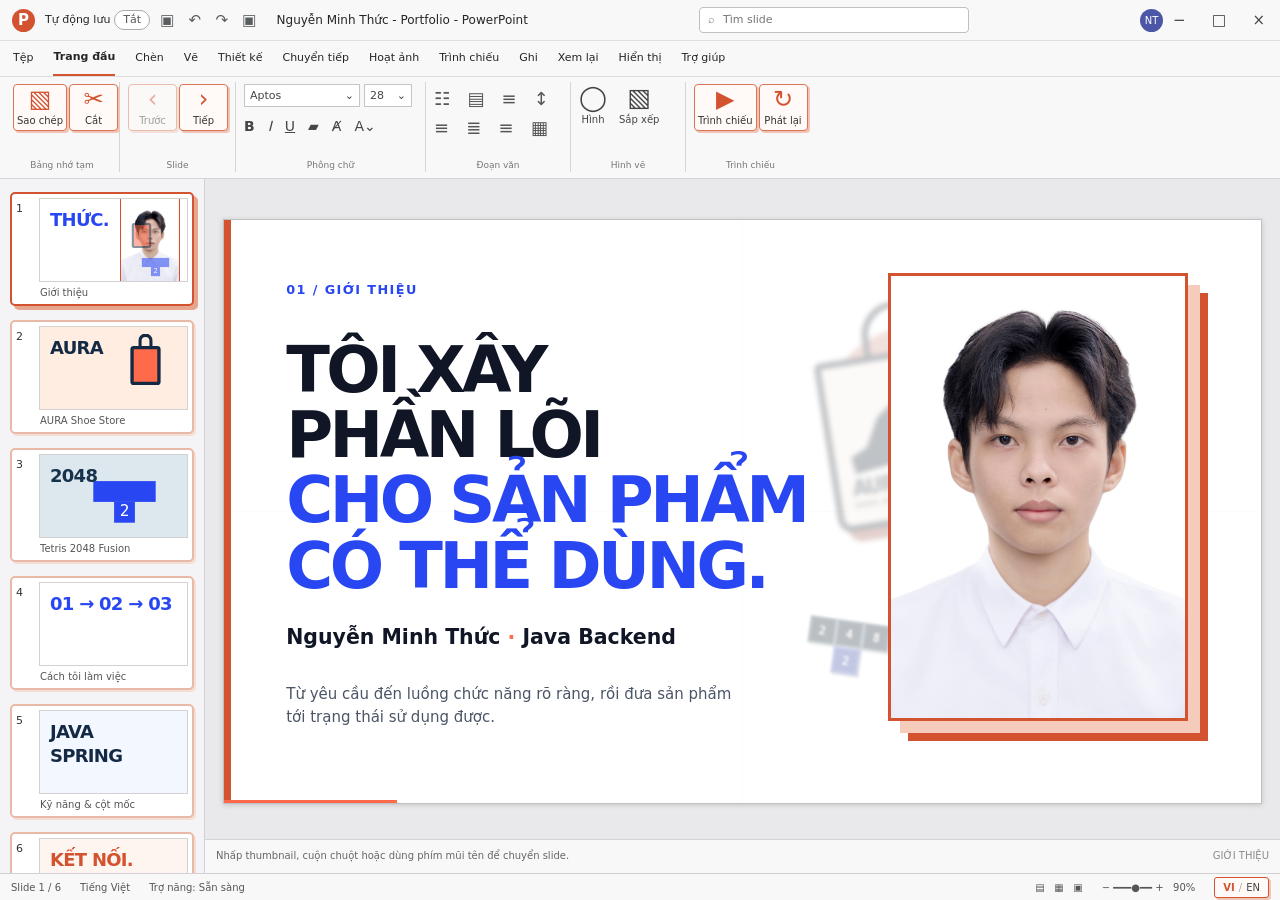
<file: index.html>
<!doctype html>
<html lang="vi">
<head>
  <meta charset="utf-8">
  <meta name="viewport" content="width=device-width, initial-scale=1">
  <meta name="theme-color" content="#f8f8f9">
  <meta name="description" content="Portfolio Nguyễn Minh Thức — Java Backend, AURA Shoe Store và Tetris 2048 Fusion.">
  <meta property="og:type" content="website">
  <meta property="og:title" content="Nguyễn Minh Thức | Java Backend Portfolio">
  <meta property="og:description" content="Dự án, kỹ năng và hành trình phát triển phần mềm của Nguyễn Minh Thức.">
  <meta property="og:url" content="https://nonamevi.github.io/">
  <meta property="og:image" content="https://nonamevi.github.io/assets/images/portrait.jpg">
  <link rel="canonical" href="https://nonamevi.github.io/">
  <link rel="icon" href="assets/favicon.svg" type="image/svg+xml">
  <link rel="stylesheet" href="https://cdn.jsdelivr.net/npm/bootstrap@5.3.8/dist/css/bootstrap.min.css">
  <link rel="stylesheet" href="assets/presentation.css">
  <script src="assets/presentation.js" defer></script>
  <title>Nguyễn Minh Thức | Java Backend Portfolio</title>
  <script type="application/ld+json">{"@context":"https://schema.org","@type":"Person","name":"Nguyễn Minh Thức","url":"https://nonamevi.github.io/","email":"mailto:thucnmce200458@gmail.com","sameAs":["https://github.com/NoNameVI"],"alumniOf":{"@type":"CollegeOrUniversity","name":"FPT University, Can Tho Campus"},"knowsAbout":["Java","Spring Boot","JavaFX","MySQL","Software Engineering"]}</script>
</head>
<body>
  <a class="skip-link" href="#slide-stage" data-i18n="skip">Chuyển đến nội dung</a>
  <div class="powerpoint-app container-fluid p-0" id="portfolio-app">
    <header class="title-bar d-flex align-items-center" aria-label="Portfolio toolbar">
      <span class="powerpoint-logo" aria-hidden="true">P</span>
      <span class="autosave" aria-hidden="true">AutoSave <i>Off</i></span>
      <span class="quick-access" aria-hidden="true">▣ &nbsp; ↶ &nbsp; ↷ &nbsp; ▣</span>
      <strong class="document-title">Nguyen Minh Thuc - Portfolio - PowerPoint</strong>
      <form class="slide-search" role="search" id="slide-search-form"><label class="visually-hidden" for="slide-search-input" data-i18n="searchLabel">Tìm slide</label><span aria-hidden="true">⌕</span><input id="slide-search-input" type="search" data-i18n-placeholder="searchPlaceholder" placeholder="Tìm slide"></form>
      <span class="profile-avatar" aria-hidden="true">NT</span>
      <span class="window-glyphs" aria-hidden="true">− &nbsp; □ &nbsp; ×</span>
    </header>

    <nav class="menu-bar" aria-label="PowerPoint ribbon tabs"><span>File</span><span class="menu-active">Home</span><span>Insert</span><span>Draw</span><span>Design</span><span>Transitions</span><span>Animations</span><span>Slide Show</span><span>Record</span><span>Review</span><span>View</span><span>Help</span></nav>

    <div class="ribbon" aria-label="Presentation controls">
      <div class="ribbon-group clipboard-group"><div class="ribbon-action"><button type="button" id="copy-link" class="ribbon-button" data-i18n-aria="copyAria" aria-label="Sao chép liên kết phù hợp với slide"><span class="ribbon-icon" aria-hidden="true">▧</span><span>Copy</span></button><button type="button" id="cut-link" class="ribbon-button" data-i18n-aria="cutAria" aria-label="Sao chép liên kết phù hợp với slide"><span class="ribbon-icon" aria-hidden="true">✂</span><span>Cut</span></button></div><small>Clipboard</small></div>
      <div class="ribbon-group slides-group"><div class="ribbon-action"><button type="button" id="previous-slide" class="ribbon-button" data-i18n-aria="previous" aria-label="Slide trước"><span class="ribbon-icon" aria-hidden="true">‹</span><span data-i18n="previous">Trước</span></button><button type="button" id="next-slide" class="ribbon-button" data-i18n-aria="next" aria-label="Slide tiếp"><span class="ribbon-icon" aria-hidden="true">›</span><span data-i18n="next">Tiếp</span></button></div><small>Slides</small></div>
      <div class="ribbon-group font-group" aria-hidden="true"><div class="font-line"><span>Aptos <b>⌄</b></span><span>28 <b>⌄</b></span></div><div class="format-line"><b>B</b><i>I</i><u>U</u><span>▰</span><span>Ⱥ</span><span>A⌄</span></div><small>Font</small></div>
      <div class="ribbon-group paragraph-group" aria-hidden="true"><div class="paragraph-line">☷ &nbsp; ▤ &nbsp; ≡ &nbsp; ↕</div><div class="paragraph-line">≡ &nbsp; ≣ &nbsp; ≡ &nbsp; ▦</div><small>Paragraph</small></div>
      <div class="ribbon-group drawing-group" aria-hidden="true"><div class="drawing-icons"><span>◯<em data-i18n="shapes">Shapes</em></span><span>▧<em data-i18n="arrange">Arrange</em></span></div><small>Drawing</small></div>
      <div class="ribbon-group show-group"><div class="ribbon-action"><button type="button" id="start-show" class="ribbon-button featured-tool" data-i18n-aria="show" aria-label="Bắt đầu trình chiếu"><span class="ribbon-icon" aria-hidden="true">▶</span><span data-i18n="show">Trình chiếu</span></button><button type="button" id="replay-morph" class="ribbon-button" data-i18n-aria="replay" aria-label="Phát lại hiệu ứng"><span class="ribbon-icon" aria-hidden="true">↻</span><span data-i18n="replay">Phát lại</span></button></div><small>Slide Show</small></div>
    </div>

    <div class="work-area">
      <aside class="slide-pane" aria-label="Slides" id="slide-pane">
        <button type="button" class="slide-thumbnail is-active" data-slide-to="0" aria-current="true"><span class="thumb-number">1</span><span class="thumb-art thumb-intro"><strong>THỨC.</strong><img src="assets/images/portrait.jpg" alt="" loading="lazy"><i class="mini-bag"></i><i class="mini-t"></i></span><span class="thumb-title" data-i18n="thumbIntro">Giới thiệu</span></button>
        <button type="button" class="slide-thumbnail" data-slide-to="1"><span class="thumb-number">2</span><span class="thumb-art thumb-aura"><strong>AURA</strong><i class="mini-bag"></i></span><span class="thumb-title">AURA Shoe Store</span></button>
        <button type="button" class="slide-thumbnail" data-slide-to="2"><span class="thumb-number">3</span><span class="thumb-art thumb-tetris"><strong>2048</strong><i class="mini-t"></i></span><span class="thumb-title">Tetris 2048 Fusion</span></button>
        <button type="button" class="slide-thumbnail" data-slide-to="3"><span class="thumb-number">4</span><span class="thumb-art thumb-method"><strong>01 → 02 → 03</strong></span><span class="thumb-title" data-i18n="thumbMethod">Cách tôi làm việc</span></button>
        <button type="button" class="slide-thumbnail" data-slide-to="4"><span class="thumb-number">5</span><span class="thumb-art thumb-skills"><strong>JAVA<br>SPRING</strong></span><span class="thumb-title" data-i18n="thumbSkills">Kỹ năng & cột mốc</span></button>
        <button type="button" class="slide-thumbnail" data-slide-to="5"><span class="thumb-number">6</span><span class="thumb-art thumb-contact"><strong data-i18n="thumbContactPreview">KẾT NỐI.</strong></span><span class="thumb-title" data-i18n="thumbContact">Liên hệ</span></button>
      </aside>

      <main class="editor-area" id="main">
        <div class="stage-wrap"><div class="slide-stage" id="slide-stage" data-slide="0" aria-label="Portfolio slide">
          <div class="stage-grid" aria-hidden="true"></div>
          <section class="slide-content intro-slide" data-slide-panel="0" aria-labelledby="intro-heading">
            <span class="slide-kicker" data-i18n="introKicker">01 / GIỚI THIỆU</span>
            <h1 id="intro-heading"><span data-i18n="introLine1">TÔI XÂY</span><br><span data-i18n="introLine2">PHẦN LÕI</span><br><em data-i18n="introLine3">CHO SẢN PHẨM CÓ THỂ DÙNG.</em></h1>
            <p class="intro-name">Nguyễn Minh Thức <span>·</span> Java Backend</p>
            <p class="intro-description" data-i18n="introDescription">Từ yêu cầu đến luồng chức năng rõ ràng, rồi đưa sản phẩm tới trạng thái sử dụng được.</p>
          </section>

          <section class="slide-content project-slide aura-slide" data-slide-panel="1" aria-labelledby="aura-heading" aria-hidden="true" inert>
            <span class="slide-kicker" data-i18n="auraKicker">02 / DỰ ÁN WEB</span>
            <h2 id="aura-heading">AURA<br><em>SHOE STORE.</em></h2>
            <p class="project-lead" data-i18n="auraLead">Hệ thống bán giày cho khách hàng và quản trị viên.</p>
            <div class="project-facts"><div><b data-i18n="roleLabel">VAI TRÒ</b><span data-i18n="auraRole">Trưởng nhóm · Java Backend</span></div><div><b data-i18n="coreLabel">PHẦN LÕI</b><span data-i18n="auraCore">Sản phẩm, danh mục, thương hiệu</span></div><div><b data-i18n="highlightLabel">ĐIỂM NHẤN</b><span data-i18n="auraHighlight">Tách tìm kiếm danh mục theo khách hàng và quản trị viên</span></div></div>
            <p class="tech-line">JAVA &nbsp; / &nbsp; SPRING BOOT &nbsp; / &nbsp; MYSQL</p>
            <a class="repo-button" href="https://gitlab.com/auraproject/aura-shore-store" target="_blank" rel="noopener noreferrer"><span data-i18n="openGitLab">MỞ DỰ ÁN TRÊN GITLAB</span><b aria-hidden="true">↗</b></a>
          </section>

          <section class="slide-content project-slide tetris-slide" data-slide-panel="2" aria-labelledby="tetris-heading" aria-hidden="true" inert>
            <span class="slide-kicker" data-i18n="tetrisKicker">03 / GAME JAVA DESKTOP</span>
            <h2 id="tetris-heading">TETRIS<br><em>2048 FUSION.</em></h2>
            <p class="project-lead" data-i18n="tetrisLead">Trò chơi JavaFX kết hợp xếp khối và hợp nhất số trên bàn cờ 10 × 20.</p>
            <div class="project-facts"><div><b data-i18n="roleLabel2">VAI TRÒ</b><span data-i18n="tetrisRole">Trưởng nhóm · cơ chế trò chơi cốt lõi</span></div><div><b data-i18n="mechanicLabel">CƠ CHẾ</b><span data-i18n="tetrisMechanic">Khối rơi, xoay, di chuyển và hợp nhất dọc</span></div><div><b data-i18n="integrationLabel">TÍCH HỢP</b><span data-i18n="tetrisIntegration">Phối hợp hoàn thiện năm chế độ chơi</span></div></div>
            <p class="tech-line">JAVA &nbsp; / &nbsp; JAVAFX &nbsp; / &nbsp; MAVEN</p>
            <a class="repo-button" href="https://github.com/NoNameVI/Tetris2048Fushion" target="_blank" rel="noopener noreferrer"><span data-i18n="openGitHub">MỞ DỰ ÁN TRÊN GITHUB</span><b aria-hidden="true">↗</b></a>
          </section>

          <section class="slide-content method-slide" data-slide-panel="3" aria-labelledby="method-heading" aria-hidden="true" inert>
            <span class="slide-kicker" data-i18n="methodKicker">04 / CÁCH TÔI LÀM VIỆC</span>
            <h2 id="method-heading" data-i18n="methodHeading">TỪ BÀI TOÁN<br>ĐẾN BẢN CHẠY ĐƯỢC.</h2>
            <p class="section-lead" data-i18n="methodLead">Tôi bắt đầu từ mục tiêu, dữ liệu và quy tắc nghiệp vụ; sau đó chia công việc rõ ràng để cả nhóm tích hợp thuận lợi.</p>
            <div class="method-steps"><article><span>01</span><h3 data-i18n="method1Title">Làm rõ bài toán</h3><p data-i18n="method1Body">Chia chức năng thành luồng dữ liệu và quy tắc có thể kiểm tra.</p></article><article><span>02</span><h3 data-i18n="method2Title">Xây phần lõi</h3><p data-i18n="method2Body">Ưu tiên logic có cấu trúc và giao diện rõ giữa các thành phần.</p></article><article><span>03</span><h3 data-i18n="method3Title">Tích hợp cùng nhóm</h3><p data-i18n="method3Body">Phân công, theo dõi và rà soát thay đổi trước khi ghép nhánh.</p></article></div>
          </section>

          <section class="slide-content skills-slide" data-slide-panel="4" aria-labelledby="skills-heading" aria-hidden="true" inert>
            <span class="slide-kicker" data-i18n="skillsKicker">05 / KỸ NĂNG & CỘT MỐC</span>
            <h2 id="skills-heading" data-i18n="skillsHeading">NỀN TẢNG<br>ĐỂ TIẾP TỤC XÂY DỰNG.</h2>
            <div class="skills-layout"><div class="skill-list"><div><b data-i18n="langLabel">NGÔN NGỮ</b><span>Java · C</span></div><div><b>FRAMEWORK & UI</b><span>Spring Boot · JavaFX</span></div><div><b data-i18n="dataLabel">DỮ LIỆU</b><span>MySQL · MS SQL Server</span></div><div><b data-i18n="toolsLabel">CÔNG CỤ</b><span>Git · GitHub · GitLab</span></div><div><b data-i18n="englishLabel">TIẾNG ANH</b><span data-i18n="englishSkill">Đọc hiểu phần lớn tài liệu kỹ thuật</span></div></div><div class="milestones"><h3 data-i18n="milestones">Cột mốc</h3><p><strong>2023</strong> <span data-i18n="award1">Giải Nhất Tin học trẻ cấp tỉnh Kiên Giang</span></p><p><strong>2025</strong> <span data-i18n="award2">Tham gia ICPC khu vực miền Nam</span></p><p><strong>2026</strong> <span data-i18n="award3">Sinh viên giỏi học kỳ Spring tại Đại học FPT</span></p></div></div>
            <p class="education" data-i18n="education">Kỹ thuật phần mềm · Đại học FPT Cần Thơ · GPA 3.28/4 · 2024 – hiện tại</p>
          </section>

          <section class="slide-content contact-slide" data-slide-panel="5" aria-labelledby="contact-heading" aria-hidden="true" inert>
            <span class="slide-kicker" data-i18n="contactKicker">06 / LIÊN HỆ</span>
            <h2 id="contact-heading" data-i18n="contactHeading">CÙNG GIẢI QUYẾT<br>MỘT BÀI TOÁN THỰC TẾ.</h2>
            <p class="section-lead" data-i18n="contactLead">Tôi đang tìm cơ hội Java Backend để tiếp tục rèn kỹ năng xây dựng sản phẩm và làm việc cùng một đội ngũ có kinh nghiệm.</p>
            <div class="contact-actions"><a class="repo-button" href="mailto:thucnmce200458@gmail.com?subject=Li%C3%AAn%20h%E1%BB%87%20Nguy%E1%BB%85n%20Minh%20Th%E1%BB%A9c"><span data-i18n="emailMe">GỬI EMAIL</span><b aria-hidden="true">↗</b></a><a class="secondary-button" data-cv-link href="assets/cv/CV_Nguyen_Minh_Thuc_VI.pdf" target="_blank" rel="noopener"><span data-i18n="viewCv">XEM CV</span><b aria-hidden="true">↗</b></a></div>
            <a class="contact-email" href="mailto:thucnmce200458@gmail.com">thucnmce200458@gmail.com</a>
            <a class="contact-github" href="https://github.com/NoNameVI" target="_blank" rel="noopener noreferrer">github.com/NoNameVI ↗</a>
          </section>

          <div class="bag-art" aria-hidden="true"><div class="bag-halo"></div><div class="bag-handle"></div><div class="bag-body"><div class="shoe"><i></i><span></span></div><div class="bag-brand">AURA <small>SHOE STORE</small></div></div></div>
          <div class="t-art" aria-hidden="true"><div class="game-board"></div><div class="board-blocks"><div class="base-cell b1">2</div><div class="base-cell b2">4</div><div class="base-cell b4">8</div><div class="base-cell b5">16</div></div><div class="falling-t"><div class="cell c1">2</div><div class="cell c2">4</div><div class="cell c3">8</div><div class="cell c4">2</div></div><div class="target-tile"><span class="two">2</span><span class="four">4</span></div><div class="row-flash"></div><div class="merge-ring"></div><div class="merge-result">2 + 2 → 4</div><div class="clear-result" data-i18n="rowCleared">HÀNG ĐÃ XÓA</div></div>
          <div class="scene-blocks" aria-hidden="true"><div class="scene-block sb1">4</div><div class="scene-block sb2">8</div><div class="scene-block sb3">2</div><div class="scene-block sb4">16</div><div class="scene-block sb5">4</div><div class="scene-block sb6">8</div></div>
          <div class="portrait-art"><img src="assets/images/portrait.jpg" alt="Chân dung Nguyễn Minh Thức" width="2408" height="3612" fetchpriority="high"></div>
          <div class="slide-progress" aria-hidden="true"></div>
          <button class="exit-presentation" id="exit-show" type="button" data-i18n="exitShow">Thoát trình chiếu ×</button>
        </div></div>
        <div class="notes-area"><span data-i18n="notes">Nhấp thumbnail, cuộn chuột hoặc dùng phím mũi tên để chuyển slide.</span><span class="slide-label" aria-live="polite">GIỚI THIỆU</span></div>
      </main>
    </div>

    <footer class="status-bar d-flex align-items-center"><span id="slide-count" aria-live="polite">Slide 1 of 6</span><span data-i18n="statusLanguage">Vietnamese</span><span class="accessibility-status" data-i18n="accessibility">Accessibility: Good to go</span><span class="status-spacer"></span><span class="view-glyphs" aria-hidden="true">▤ &nbsp; ▦ &nbsp; ▣</span><span class="zoom-glyphs" aria-hidden="true">− ━━━●━━ + &nbsp; 90%</span><button type="button" class="language-status" id="language-toggle" aria-label="Switch to English"><span class="lang-vi active">VI</span><span class="language-divider">/</span><span class="lang-en">EN</span></button></footer>
    <div class="copy-toast" id="copy-toast" role="status" aria-live="polite" hidden></div>
  </div>
</body>
</html>
</file>
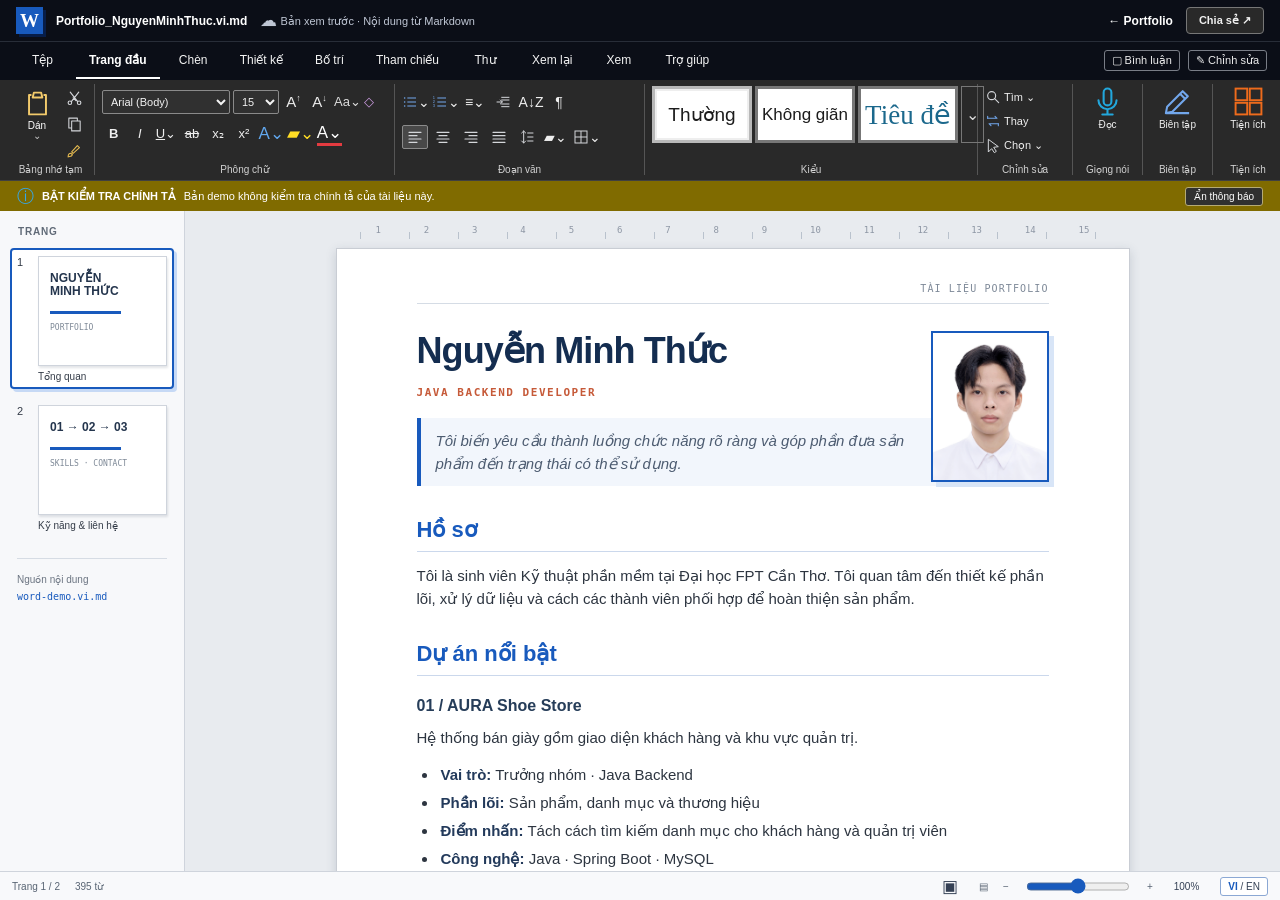
<file: word-demo.html>
<!doctype html>
<html lang="vi">
<head>
  <meta charset="utf-8">
  <meta name="viewport" content="width=device-width, initial-scale=1">
  <meta name="theme-color" content="#0b0e17">
  <meta name="description" content="Bản demo portfolio Markdown trong giao diện lấy cảm hứng từ Microsoft Word.">
  <title>Nguyễn Minh Thức — Word portfolio demo</title>
  <link rel="stylesheet" href="assets/word-demo.css">
  <script src="assets/word-demo-bundle.js" defer></script>
  <script src="assets/word-demo.js" defer></script>
</head>
<body>
  <div class="word-app" id="word-app">
    <header class="title-bar">
      <span class="word-mark" aria-label="Word">W</span>
      <span class="document-name" id="document-name">Portfolio_NguyenMinhThuc.vi.md</span>
      <span class="saved-state"><span class="cloud-icon" aria-hidden="true">☁</span> <span data-ui="saved">Bản xem trước · Nội dung từ Markdown</span></span>
      <a class="back-link" href="index.html" data-ui="back">← Portfolio</a>
      <button type="button" class="title-action" data-action="copy" data-ui="share">Chia sẻ ↗</button>
    </header>

    <nav class="tab-bar" aria-label="Word ribbon tabs" role="tablist">
      <button type="button" role="tab" aria-selected="false" data-tab="file" data-ui="file">Tệp</button>
      <button type="button" role="tab" aria-selected="true" data-tab="home" data-ui="home">Trang đầu</button>
      <button type="button" role="tab" aria-selected="false" data-tab="insert" data-ui="insert">Chèn</button>
      <button type="button" role="tab" aria-selected="false" data-tab="design" data-ui="design">Thiết kế</button>
      <button type="button" role="tab" aria-selected="false" data-tab="layout" data-ui="layout">Bố trí</button>
      <button type="button" role="tab" aria-selected="false" data-tab="references" data-ui="references">Tham chiếu</button>
      <button type="button" role="tab" aria-selected="false" data-tab="mailings" data-ui="mailings">Thư</button>
      <button type="button" role="tab" aria-selected="false" data-tab="review" data-ui="review">Xem lại</button>
      <button type="button" role="tab" aria-selected="false" data-tab="view" data-ui="view">Xem</button>
      <button type="button" role="tab" aria-selected="false" data-tab="help" data-ui="help">Trợ giúp</button>
      <span class="tab-spacer"></span>
      <span class="ribbon-mode" data-ui="comments">▢ Bình luận</span><span class="ribbon-mode" data-ui="editing">✎ Chỉnh sửa</span>
    </nav>

    <div class="ribbon" id="ribbon">
      <div class="ribbon-panel" data-panel="file" hidden>
        <div class="tool-group"><a class="large-tool" id="download-md" href="word-demo.vi.md" download><span class="tool-icon">↓</span><span data-ui="download">Tải file .md</span></a><button type="button" class="large-tool" data-action="print"><span class="tool-icon">▤</span><span data-ui="print">In tài liệu</span></button><small data-ui="fileGroup">Tệp</small></div>
        <p class="ribbon-hint" data-ui="fileHint">Nội dung được đọc trực tiếp từ file Markdown. Đây là bản xem trước, không phải trình soạn thảo.</p>
      </div>
      <div class="ribbon-panel is-visible" data-panel="home">
        <div class="tool-group clipboard-group"><span class="paste-tool" aria-hidden="true"><svg class="ui-icon icon-paste"><use href="#clipboard"></use></svg><span data-ui="paste">Dán</span><span class="chevron">⌄</span></span><div class="clipboard-stack"><span title="Cut"><svg class="ui-icon"><use href="#cut"></use></svg></span><button type="button" data-action="copy" title="Copy link"><svg class="ui-icon"><use href="#copy"></use></svg></button><span title="Format Painter"><svg class="ui-icon icon-gold"><use href="#brush"></use></svg></span></div><small data-ui="clipboard">Bảng nhớ tạm</small></div>
        <div class="tool-group font-group"><div class="font-controls"><label class="sr-only" for="font-family" data-ui="font">Phông chữ</label><select id="font-family"><option value="aptos">Arial (Body)</option><option value="georgia">Georgia</option></select><label class="sr-only" for="font-size" data-ui="fontSize">Cỡ chữ</label><select id="font-size"><option value="12">12</option><option value="14">14</option><option value="15" selected>15</option><option value="16">16</option><option value="18">18</option></select><button type="button" data-action="font-plus" aria-label="Increase font size">A<sup>↑</sup></button><button type="button" data-action="font-minus" aria-label="Decrease font size">A<sup>↓</sup></button><span aria-hidden="true">Aa⌄</span><span aria-hidden="true" class="eraser">◇</span></div><div class="format-controls"><button type="button" data-action="bold" aria-pressed="false" title="Bold"><b>B</b></button><button type="button" data-action="italic" aria-pressed="false" title="Italic"><i>I</i></button><span title="Underline"><u>U</u>⌄</span><span title="Strikethrough"><s>ab</s></span><span title="Subscript">x₂</span><span title="Superscript">x²</span><span title="Text Effects" class="text-effect">A⌄</span><span title="Text Highlight" class="highlight-effect">▰⌄</span><span title="Font Color" class="text-color">A⌄</span></div><small data-ui="font">Phông chữ</small></div>
        <div class="tool-group paragraph-group"><div class="paragraph-controls"><span aria-hidden="true"><svg class="ui-icon icon-blue"><use href="#bullets"></use></svg>⌄</span><span aria-hidden="true"><svg class="ui-icon icon-blue"><use href="#numbers"></use></svg>⌄</span><span aria-hidden="true">≡⌄</span><span aria-hidden="true"><svg class="ui-icon"><use href="#indent"></use></svg></span><span aria-hidden="true">A↓Z</span><span aria-hidden="true">¶</span></div><div class="paragraph-controls paragraph-second"><button type="button" data-action="align-left" aria-pressed="true" aria-label="Align left"><svg class="ui-icon"><use href="#align-left"></use></svg></button><button type="button" data-action="align-center" aria-pressed="false" aria-label="Align center"><svg class="ui-icon"><use href="#align-center"></use></svg></button><button type="button" data-action="align-right" aria-pressed="false" aria-label="Align right"><svg class="ui-icon"><use href="#align-right"></use></svg></button><span aria-hidden="true"><svg class="ui-icon"><use href="#justify"></use></svg></span><button type="button" data-action="line-space" aria-label="Line spacing"><svg class="ui-icon"><use href="#spacing"></use></svg></button><span aria-hidden="true">▰⌄</span><span aria-hidden="true"><svg class="ui-icon"><use href="#borders"></use></svg>⌄</span></div><small data-ui="paragraph">Đoạn văn</small></div>
        <div class="tool-group style-group"><span class="style-card normal-style"><strong data-ui="normal">Thường</strong></span><span class="style-card no-spacing-style"><strong data-ui="noSpacing">Không giãn</strong></span><span class="style-card heading-style"><strong data-ui="heading">Tiêu đề</strong></span><span class="style-arrow" aria-hidden="true">⌄</span><small data-ui="styles">Kiểu</small></div>
        <div class="tool-group editing-group"><span><svg class="ui-icon"><use href="#search"></use></svg><span data-ui="find">Tìm</span>⌄</span><span><svg class="ui-icon icon-blue"><use href="#replace"></use></svg><span data-ui="replace">Thay</span></span><span><svg class="ui-icon"><use href="#pointer"></use></svg><span data-ui="select">Chọn</span>⌄</span><small data-ui="editingGroup">Chỉnh sửa</small></div>
        <div class="tool-group vertical-group"><svg class="ui-icon vertical-icon icon-cyan"><use href="#mic"></use></svg><span data-ui="dictate">Đọc</span><small data-ui="voice">Giọng nói</small></div>
        <div class="tool-group vertical-group"><svg class="ui-icon vertical-icon icon-blue"><use href="#pen"></use></svg><span data-ui="editor">Biên tập</span><small data-ui="editorGroup">Biên tập</small></div>
        <div class="tool-group vertical-group last-group"><svg class="ui-icon vertical-icon icon-orange"><use href="#tiles"></use></svg><span data-ui="addins">Tiện ích</span><small data-ui="addins">Tiện ích</small></div>
      </div>
      <div class="ribbon-panel" data-panel="insert" hidden>
        <div class="tool-group"><button type="button" class="large-tool" data-action="jump" data-page="1"><span class="tool-icon">▧</span><span data-ui="profile">Hồ sơ</span></button><button type="button" class="large-tool" data-action="jump" data-page="2"><span class="tool-icon">▤</span><span data-ui="skills">Kỹ năng</span></button><small data-ui="navigate">Điều hướng</small></div>
        <p class="ribbon-hint" data-ui="insertHint">Chọn một mục để chuyển đến trang chứa nội dung tương ứng.</p>
      </div>
      <div class="ribbon-panel" data-panel="design" hidden><p class="ribbon-hint" data-ui="designHint">Bản demo giữ một kiểu tài liệu nhất quán; định dạng nội dung nằm trong file Markdown.</p></div>
      <div class="ribbon-panel" data-panel="layout" hidden>
        <div class="tool-group"><span class="large-tool non-action"><span class="tool-icon">▯</span><span data-ui="a4">Khổ A4</span></span><span class="large-tool non-action"><span class="tool-icon">⇔</span><span data-ui="margins">Lề rộng</span></span><small data-ui="pageSetup">Thiết lập trang</small></div>
        <p class="ribbon-hint" data-ui="layoutHint">Hai trang giấy A4 với lề và khoảng cách chữ theo phong cách tài liệu Word.</p>
      </div>
      <div class="ribbon-panel" data-panel="references" hidden><p class="ribbon-hint" data-ui="referencesHint">Liên kết dự án và hồ sơ được đặt ngay trong tài liệu Markdown.</p></div>
      <div class="ribbon-panel" data-panel="mailings" hidden><p class="ribbon-hint" data-ui="mailingsHint">Trang portfolio này là bản xem trước, không gửi thư từ thanh công cụ.</p></div>
      <div class="ribbon-panel" data-panel="review" hidden><p class="ribbon-hint" data-ui="reviewHint">Đây là bản trình bày chỉ đọc. Hãy chỉnh nội dung trong file .md để cập nhật tài liệu.</p></div>
      <div class="ribbon-panel" data-panel="view" hidden>
        <div class="tool-group"><button type="button" class="large-tool" data-action="read-mode" aria-pressed="false"><span class="tool-icon">▣</span><span data-ui="readMode">Chế độ đọc</span></button><button type="button" class="large-tool" data-action="print"><span class="tool-icon">▤</span><span data-ui="print">In tài liệu</span></button><small data-ui="viewGroup">Chế độ xem</small></div>
        <div class="tool-group"><button type="button" class="large-tool" data-action="zoom-reset"><span class="tool-icon">⌕</span><span data-ui="zoom100">100%</span></button><small data-ui="zoom">Thu phóng</small></div>
      </div>
      <div class="ribbon-panel" data-panel="help" hidden><p class="ribbon-hint" data-ui="helpHint">Bạn có thể mở, tải hoặc chỉnh file .md; trang HTML chỉ đảm nhiệm giao diện Word.</p></div>
    </div>
    <div class="proofing-bar" id="proofing-bar"><span class="proofing-info" aria-hidden="true">ⓘ</span><b data-ui="proofingTitle">BẬT KIỂM TRA CHÍNH TẢ</b><span data-ui="proofingBody">Bản demo không kiểm tra chính tả của tài liệu này.</span><span class="proofing-spacer"></span><button type="button" data-action="proofing-hide" data-ui="proofingDismiss">Ẩn thông báo</button></div>

    <div class="workspace">
      <aside class="page-pane" aria-label="Document pages">
        <div class="pane-title" data-ui="pages">TRANG</div>
        <button type="button" class="page-thumbnail is-active" data-action="jump" data-page="1"><span class="page-number">1</span><span class="mini-page"><b>NGUYỄN<br>MINH THỨC</b><i></i><em>PORTFOLIO</em></span><span data-ui="overview">Tổng quan</span></button>
        <button type="button" class="page-thumbnail" data-action="jump" data-page="2"><span class="page-number">2</span><span class="mini-page"><b>01 → 02 → 03</b><i></i><em>SKILLS · CONTACT</em></span><span data-ui="experience">Kỹ năng & liên hệ</span></button>
        <p class="source-note"><span data-ui="source">Nguồn nội dung</span><br><code id="source-filename">word-demo.vi.md</code></p>
      </aside>
      <main class="document-scroll" id="document-scroll">
        <div class="ruler" aria-hidden="true"><span>1</span><span>2</span><span>3</span><span>4</span><span>5</span><span>6</span><span>7</span><span>8</span><span>9</span><span>10</span><span>11</span><span>12</span><span>13</span><span>14</span><span>15</span></div>
        <div class="pages" id="pages" aria-live="polite"><div class="loading" data-ui="loading">Đang mở tài liệu Markdown…</div></div>
      </main>
    </div>

    <footer class="status-bar"><span id="page-status">Trang 1 / 2</span><span id="word-count">0 từ</span><span class="status-spacer"></span><button type="button" class="view-button" data-action="read-mode" aria-label="Toggle reading mode">▣</button><span aria-hidden="true">▤</span><label class="sr-only" for="zoom-range" data-ui="zoom">Thu phóng</label><span aria-hidden="true">−</span><input id="zoom-range" type="range" min="80" max="120" step="10" value="100"><span aria-hidden="true">+</span><button type="button" class="zoom-value" data-action="zoom-reset" id="zoom-value">100%</button><button type="button" class="language-button" id="language-button" aria-label="Switch language"><span class="lang-vi active">VI</span> / <span class="lang-en">EN</span></button></footer>
    <div class="toast" id="toast" role="status" aria-live="polite" hidden></div>
  </div>
</body>
</html>
</file>
<file: assets/presentation.css>
:root{color-scheme:light;font-family:Arial,"Segoe UI",sans-serif}
*{box-sizing:border-box}
html,body{margin:0;min-height:100%;background:#ececee}
body{overflow-x:hidden}
.visually-hidden{position:absolute!important;width:1px!important;height:1px!important;padding:0!important;margin:-1px!important;overflow:hidden!important;clip:rect(0,0,0,0)!important;white-space:nowrap!important;border:0!important}
button,a,input{font:inherit}
button{cursor:pointer}
.skip-link{position:fixed;z-index:100;top:-60px;left:12px;background:#fff;color:#111;padding:8px 12px}
.skip-link:focus{top:10px}
.powerpoint-app{height:100dvh;min-height:690px;display:flex;flex-direction:column;background:#ececee;color:#252525;overflow:hidden}
.title-bar{height:41px;min-height:41px;display:flex;align-items:center;gap:10px;padding:0 12px;background:#f8f8f9;border-bottom:1px solid #dedee0;font-size:11px}
.powerpoint-logo{width:23px;height:23px;border-radius:50%;display:grid;place-items:center;background:#d35230;color:#fff;font-size:15px;font-weight:700;flex:none}
.autosave{display:flex;align-items:center;gap:4px;white-space:nowrap}.autosave i{font-style:normal;border:1px solid #aaa;border-radius:12px;background:#fff;color:#555;padding:1px 8px}
.quick-access{font-size:15px;color:#595e62;white-space:nowrap}
.document-title{font-size:12px;font-weight:400;margin-left:10px;min-width:0;white-space:nowrap;overflow:hidden;text-overflow:ellipsis}
.slide-search{margin-left:auto;margin-right:auto;border:1px solid #bfc0c3;border-radius:4px;background:#fff;color:#777;display:flex;align-items:center;gap:6px;width:min(24%,270px);height:26px;padding:0 8px;flex:none}
.slide-search input{border:0;outline:0;background:transparent;width:100%;min-width:0;font-size:11px;color:#252525}
.profile-avatar{border-radius:50%;background:#4b56a6;color:#fff;width:23px;height:23px;display:grid;place-items:center;font-size:10px;flex:none}
.window-glyphs{white-space:nowrap;letter-spacing:3px;font-size:15px;color:#474747}
.menu-bar{height:36px;min-height:36px;display:flex;align-items:center;gap:20px;padding:0 13px;background:#f8f8f9;border-bottom:1px solid #dedee0;white-space:nowrap;overflow-x:auto;scrollbar-width:none;font-size:11px}
.menu-bar span{height:100%;display:flex;align-items:center}.menu-bar .menu-active{border-bottom:2px solid #d35230;font-weight:700}
.ribbon{height:102px;min-height:102px;background:#f8f8f9;border-bottom:1px solid #d5d5d7;display:flex;align-items:stretch;padding:5px 5px 0;overflow-x:auto;scrollbar-width:thin}
.ribbon-group{height:90px;display:flex;align-items:flex-start;gap:4px;position:relative;flex:none;border-right:1px solid #d5d5d7;padding:2px 8px 18px;font-size:11px;color:#454545}
.ribbon-group>small{position:absolute;bottom:0;left:0;width:100%;text-align:center;font-size:9px;color:#777}
.ribbon-action{display:flex;align-items:flex-start;gap:2px}
.ribbon-button{border:1px solid #d97554;border-radius:4px;background:#fffaf7;color:#333;min-width:49px;display:grid;justify-items:center;gap:2px;padding:0 3px 4px;font-size:10px;line-height:1.1;white-space:nowrap;box-shadow:2px 2px 0 #f1c3b4;transition:background .18s,box-shadow .18s,transform .18s}
.ribbon-button:hover,.ribbon-button:focus-visible{background:#ffede6;box-shadow:3px 3px 0 #e8a68d;transform:translateY(-1px)}
.ribbon-button:disabled{opacity:.45;cursor:default}
.ribbon-icon{font-size:24px;line-height:28px;color:#d35230;font-weight:400}
.clipboard-group{width:115px}.slides-group{width:116px}.font-group{width:190px;display:block}.paragraph-group{width:145px;display:block}.drawing-group{width:115px}.show-group{width:129px;border-right:0}
.font-line{display:flex;gap:4px}.font-line span{display:flex;justify-content:space-between;background:#fff;border:1px solid #c5c5c7;height:23px;padding:3px 5px}.font-line span:first-child{width:116px}.font-line span:last-child{width:48px}.font-line b{font-weight:400}
.format-line{display:flex;gap:13px;align-items:center;font-size:14px;margin-top:9px;white-space:nowrap}.format-line sup{font-size:10px}
.paragraph-line{font-size:18px;color:#555;line-height:29px;white-space:nowrap}
.drawing-icons{display:flex;gap:12px}.drawing-icons span{display:grid;justify-items:center;font-size:25px;line-height:28px;color:#444}.drawing-icons em{font-style:normal;font-size:10px;line-height:15px}
.featured-tool .ribbon-icon{color:#d35230}
.work-area{display:grid;grid-template-columns:205px minmax(0,1fr);flex:1;min-height:0}
.slide-pane{background:#f4f4f6;border-right:1px solid #d1d1d4;overflow-y:auto;padding:13px 10px;display:flex;flex-direction:column;gap:14px}
.slide-thumbnail{background:#fff;border:2px solid #e9b9a7;border-radius:5px;padding:4px;display:grid;grid-template-columns:20px minmax(0,1fr);column-gap:3px;text-align:left;color:#333;min-width:0;box-shadow:2px 2px 0 #f4ded5;transition:border-color .18s,box-shadow .18s,transform .18s}
.slide-thumbnail:hover{border-color:#d35230;box-shadow:4px 4px 0 #e9af99;transform:translateY(-1px)}.slide-thumbnail.is-active{border-color:#d35230;background:#fff;box-shadow:4px 4px 0 #e7a58d}
.thumb-number{font-size:11px;padding-top:3px}.thumb-art{position:relative;display:block;height:84px;overflow:hidden;padding:10px;border:1px solid #d2d2d2}
.thumb-art strong{position:relative;z-index:2;font-size:18px;line-height:1;letter-spacing:-.04em}
.thumb-title{grid-column:2;overflow:hidden;text-overflow:ellipsis;white-space:nowrap;font-size:10px;color:#555;padding:3px 1px 0}
.thumb-intro{background:#fff;color:#2846f2}.thumb-intro img{position:absolute;right:12px;top:4px;width:34%;height:92%;object-fit:cover;object-position:center 15%;border:1px solid #d35230}.thumb-aura{background:#ffede1;color:#142a44}.thumb-tetris{background:#dce8ee;color:#16324d}.thumb-method{background:#fff;color:#2846f2}.thumb-skills{background:#f3f7ff;color:#142a44}.thumb-contact{background:#fff5f0;color:#d35230}
.mini-bag{position:absolute;right:14px;top:19px;width:27px;height:35px;border:3px solid #142a44;background:#ff6b4a;border-radius:3px}
.mini-bag:before{content:"";position:absolute;left:4px;top:-14px;width:13px;height:13px;border:3px solid #142a44;border-bottom:0;border-radius:12px 12px 0 0}
.mini-t{position:absolute;right:12px;bottom:12px;background:#2846f2;width:39px;height:13px}
.mini-t:after{content:"2";position:absolute;left:13px;top:13px;width:13px;height:13px;background:#2846f2;color:#fff;text-align:center;font:10px Consolas,monospace}
.thumb-intro .mini-bag{opacity:.5;right:32px;transform:scale(.72)}.thumb-intro .mini-t{opacity:.55;transform:scale(.7)}
.thumb-aura .mini-bag{right:28px;top:21px;transform:scale(1.12)}.thumb-tetris .mini-t{right:43px;bottom:39px;transform:scale(1.6)}
.editor-area{min-width:0;min-height:0;display:flex;flex-direction:column;background:#e9e9eb}
.stage-wrap{flex:1;min-height:0;display:flex;align-items:center;justify-content:center;padding:17px 18px 12px;overflow:auto}
.slide-stage{position:relative;isolation:isolate;overflow:hidden;background:#fff;width:min(100%,1120px);aspect-ratio:16/9;flex:none;border:1px solid #bfc0c3;box-shadow:0 1px 5px #c4c4c4}
.slide-stage:before{content:"";position:absolute;z-index:10;left:0;top:0;bottom:0;width:7px;background:#d35230}
.stage-grid{position:absolute;inset:0;pointer-events:none;background:linear-gradient(90deg,transparent 49.9%,#b9c2cf 50%,transparent 50.1%),linear-gradient(0deg,transparent 49.9%,#b9c2cf 50%,transparent 50.1%);opacity:.04}
.slide-content{position:absolute;inset:0;padding:5.5% 6%;opacity:0;transform:translateY(24px);pointer-events:none;transition:opacity .38s ease,transform .82s cubic-bezier(.22,1,.36,1)}
.slide-content:first-of-type{opacity:1;transform:translateY(0)}
.slide-stage[data-slide="0"] .intro-slide,.slide-stage[data-slide="1"] .aura-slide,.slide-stage[data-slide="2"] .tetris-slide,.slide-stage[data-slide="3"] .method-slide,.slide-stage[data-slide="4"] .skills-slide,.slide-stage[data-slide="5"] .contact-slide{opacity:1;transform:translateY(0);pointer-events:auto}
.slide-stage[data-slide="1"] .intro-slide,.slide-stage[data-slide="2"] .intro-slide,.slide-stage[data-slide="3"] .intro-slide,.slide-stage[data-slide="4"] .intro-slide,.slide-stage[data-slide="5"] .intro-slide{opacity:0;transform:translateY(-24px);pointer-events:none}
.slide-kicker{color:#2846f2;font-size:clamp(10px,1vw,13px);font-weight:700;letter-spacing:.11em}
.intro-slide h1{font-size:clamp(32px,5vw,72px);line-height:1.02;letter-spacing:-.055em;margin:4% 0 2.5%;font-weight:800;max-width:58%;color:#101625}
.intro-slide h1 em,.project-slide h2 em{font-style:normal;color:#2846f2}
.intro-name{font-size:clamp(13px,1.6vw,21px);font-weight:700;margin:0;color:#101625}.intro-name span{color:#ff6b4a}
.intro-description{position:absolute;left:6%;bottom:10%;font-size:clamp(11px,1.2vw,15px);line-height:1.5;max-width:45%;color:#4b5566}
.project-slide h2{font-size:clamp(36px,5.2vw,72px);line-height:.98;letter-spacing:-.055em;margin:3% 0 2%;font-weight:800;color:#101625}
.project-lead{font-size:clamp(11px,1.18vw,15px);line-height:1.5;color:#4b5566;max-width:47%;margin:0 0 2%}
.project-facts{border-top:1px solid #c1c4c8;max-width:49%;padding-top:2%}
.project-facts>div{display:grid;grid-template-columns:104px minmax(0,1fr);gap:10px;margin-bottom:2%;font-size:clamp(10px,1vw,13px);line-height:1.35}
.project-facts b{font-size:clamp(9px,.9vw,11px);color:#2846f2;letter-spacing:.06em}.project-facts span{color:#101625}
.tech-line{position:absolute;left:6%;bottom:16%;font:clamp(9px,.9vw,12px) Consolas,monospace;color:#6c7480;letter-spacing:.05em;margin:0}
.repo-button,.secondary-button{display:inline-flex;align-items:center;gap:18px;text-decoration:none;font-weight:700;letter-spacing:.02em;transition:background .18s,transform .18s}
.repo-button{background:#fffaf7;color:#b73f20;border:2px solid #d35230;padding:10px 16px;box-shadow:5px 5px 0 #e9ae99}.repo-button:hover,.repo-button:focus-visible{background:#d35230;color:#fff;box-shadow:7px 7px 0 #e9ae99;transform:translateY(-2px)}
.repo-button b,.secondary-button b{font-size:20px;line-height:1;font-weight:400}
.project-slide .repo-button{position:absolute;left:6%;bottom:5%;font-size:clamp(10px,.95vw,13px);z-index:12}
.method-slide h2,.skills-slide h2,.contact-slide h2{font-size:clamp(32px,4.6vw,62px);line-height:1.03;letter-spacing:-.045em;margin:4% 0 2%;color:#101625;font-weight:800}
.section-lead{font-size:clamp(11px,1.2vw,15px);line-height:1.55;max-width:68%;color:#4b5566}
.method-steps{display:grid;grid-template-columns:repeat(3,1fr);gap:2%;margin-top:5%}
.method-steps article{border-top:4px solid #2846f2;padding-top:12px}.method-steps article:nth-child(2){border-color:#ff6b4a}.method-steps article:nth-child(3){border-color:#142a44}
.method-steps article>span{color:#a3aab6;font:20px Consolas,monospace}.method-steps h3{font-size:clamp(14px,1.6vw,21px);margin:8px 0;color:#101625}.method-steps p{font-size:clamp(10px,1.05vw,13px);line-height:1.45;color:#4b5566;margin:0}
.skills-layout{display:grid;grid-template-columns:1fr 1fr;gap:6%;margin-top:4%}
.skill-list>div{border-top:1px solid #d4d6db;padding:9px 0;display:grid;grid-template-columns:105px 1fr;gap:10px;font-size:clamp(10px,1vw,13px)}.skill-list b{color:#2846f2;font-size:10px}.milestones{border-left:4px solid #ff6b4a;padding-left:18px}.milestones h3{font-size:18px;margin:0 0 15px;color:#101625}.milestones p{font-size:clamp(10px,1vw,13px);line-height:1.4;margin:0 0 13px;color:#4b5566}.milestones strong{color:#101625;margin-right:6px}.education{position:absolute;bottom:7%;left:6%;font-size:clamp(10px,1vw,13px);color:#6c7480}
.contact-slide h2{max-width:85%;font-size:clamp(32px,4.5vw,60px)}.contact-slide .section-lead{max-width:72%}.contact-actions{display:flex;gap:15px;margin-top:5%;align-items:center}.contact-actions a{font-size:clamp(10px,1vw,14px)}.secondary-button{border:2px solid #d35230;color:#b73f20;background:#fffaf7;padding:10px 16px;box-shadow:5px 5px 0 #e9ae99}.secondary-button:hover,.secondary-button:focus-visible{background:#d35230;color:#fff;box-shadow:7px 7px 0 #e9ae99}.contact-email,.contact-github{position:absolute;left:6%;color:#2846f2;text-decoration:underline;font-size:clamp(11px,1.2vw,15px)}.contact-email{bottom:13%}.contact-github{bottom:7%}
.bag-art,.t-art{position:absolute;z-index:5;pointer-events:none;transform-origin:top left;transition:left .9s cubic-bezier(.22,1,.36,1),top .9s cubic-bezier(.22,1,.36,1),transform .9s cubic-bezier(.22,1,.36,1),opacity .7s,filter .7s}
.bag-art{width:310px;height:385px;left:62%;top:16%;transform:scale(.63) rotate(-7deg);opacity:.55;filter:saturate(.6)}
.bag-halo{position:absolute;left:34px;top:55px;width:265px;height:265px;background:#ff6b4a;border-radius:50%;opacity:.78}
.bag-handle{position:absolute;z-index:3;left:106px;top:15px;width:100px;height:112px;border:9px solid #15263c;border-bottom:0;border-radius:54px 54px 0 0}
.bag-body{position:absolute;z-index:4;left:30px;top:89px;width:260px;height:252px;background:#ffede1;border:9px solid #15263c;border-radius:9px 9px 20px 20px;box-shadow:13px 16px 0 #d94f33}
.shoe{position:absolute;left:21px;top:45px;width:203px;height:116px;background:#142a44;clip-path:polygon(0% 67%,13% 60%,26% 27%,40% 13%,54% 20%,63% 49%,80% 57%,96% 65%,100% 81%,94% 100%,7% 100%,0% 89%);transform:rotate(-7deg)}
.shoe:after{position:absolute;content:"";left:0;right:0;bottom:0;height:13px;background:#f7f3eb}.shoe i{position:absolute;left:83px;top:36px;width:50px;height:5px;background:#f7f3eb;transform:rotate(29deg);box-shadow:8px 13px 0 #f7f3eb}.shoe span{position:absolute;left:140px;top:61px;width:39px;height:4px;background:#f7f3eb;transform:rotate(8deg)}
.bag-brand{position:absolute;bottom:21px;left:19px;font-size:30px;font-weight:800;letter-spacing:-.08em;color:#142a44}.bag-brand small{display:block;font-size:9px;letter-spacing:.23em;margin-top:-4px}
.slide-stage[data-slide="1"] .bag-art{left:60%;top:7%;transform:scale(1.18) rotate(0);opacity:1;filter:saturate(1)}
.slide-stage[data-slide="2"] .bag-art{left:87%;top:7%;transform:scale(.29) rotate(8deg);opacity:.36;filter:saturate(.45)}
.slide-stage[data-slide="3"] .bag-art,.slide-stage[data-slide="4"] .bag-art,.slide-stage[data-slide="5"] .bag-art{left:89%;top:7%;transform:scale(.22);opacity:0}
.t-art{width:320px;height:355px;left:78%;top:53%;transform:scale(.46) rotate(7deg);opacity:.58;filter:saturate(.55)}
.game-board{position:absolute;inset:0;background-image:linear-gradient(#b8c7d0 1px,transparent 1px),linear-gradient(90deg,#b8c7d0 1px,transparent 1px);background-size:68px 68px;opacity:0;transition:opacity .5s}
.falling-t{position:absolute;left:48px;top:10px;width:204px;height:136px;transform:translateY(0)}
.cell,.target-tile{position:absolute;width:68px;height:68px;background:#16324d;border:3px solid #7898a6;box-shadow:inset 0 0 0 4px #244864,5px 6px 0 rgba(16,22,37,.18);display:grid;place-items:center;color:#f7f3eb;font:700 29px Consolas,monospace}
.cell.c1{left:0;top:0}.cell.c2{left:68px;top:0}.cell.c3{left:136px;top:0}.cell.c4{left:68px;top:68px;background:#2846f2;border-color:#7b8aff;box-shadow:inset 0 0 0 4px #4565fa,5px 6px 0 rgba(16,22,37,.18)}
.target-tile{left:116px;top:266px;background:#ff6b4a;border-color:#ffab89;box-shadow:inset 0 0 0 4px #ff8c6b,5px 6px 0 rgba(16,22,37,.18);opacity:0;transition:opacity .4s}.target-tile span{position:absolute}.target-tile .four{opacity:0;transform:scale(.5)}
.merge-ring{position:absolute;left:116px;top:266px;width:68px;height:68px;border:3px solid #ff6b4a;border-radius:6px;opacity:0}.merge-result{position:absolute;left:72px;top:342px;color:#2846f2;font:700 19px Consolas,monospace;white-space:nowrap;opacity:0}
.slide-stage[data-slide="1"] .t-art{left:82%;top:60%;transform:scale(.3) rotate(10deg);opacity:.24}
.slide-stage[data-slide="2"] .t-art{left:61%;top:9%;transform:scale(1) rotate(0);opacity:1;filter:saturate(1)}
.slide-stage[data-slide="2"] .game-board{opacity:.27}.slide-stage[data-slide="2"] .target-tile{opacity:1}
.slide-stage[data-slide="3"] .t-art,.slide-stage[data-slide="4"] .t-art,.slide-stage[data-slide="5"] .t-art{left:86%;top:65%;transform:scale(.2);opacity:0}
.t-art.is-dropping .falling-t{animation:fall 2.1s cubic-bezier(.23,.76,.3,1) forwards}.t-art.is-dropping .c4{animation:disappear 2.1s linear forwards}.t-art.is-dropping .target-tile .two{animation:two 2.1s linear forwards}.t-art.is-dropping .target-tile .four{animation:four 2.1s ease-out forwards}.t-art.is-dropping .merge-ring{animation:ring 2.1s ease-out forwards}.t-art.is-dropping .merge-result{animation:result 2.1s ease-out forwards}
@keyframes fall{0%,12%{transform:translateY(0)}67%{transform:translateY(198px)}77%{transform:translateY(184px)}86%,100%{transform:translateY(198px)}}
@keyframes disappear{0%,79%{opacity:1}83%,100%{opacity:0}}@keyframes two{0%,79%{opacity:1}83%,100%{opacity:0}}@keyframes four{0%,79%{opacity:0;transform:scale(.5)}88%,100%{opacity:1;transform:scale(1)}}@keyframes ring{0%,80%{opacity:0;transform:scale(.7)}84%{opacity:.9}100%{opacity:0;transform:scale(2)}}@keyframes result{0%,78%{opacity:0;transform:translateY(8px)}88%,100%{opacity:1;transform:translateY(0)}}
.slide-progress{position:absolute;left:0;bottom:0;z-index:11;width:16.666%;height:3px;background:#ff6b4a;transition:width .8s cubic-bezier(.22,1,.36,1)}
.slide-stage[data-slide="1"] .slide-progress{width:33.333%}.slide-stage[data-slide="2"] .slide-progress{width:50%}.slide-stage[data-slide="3"] .slide-progress{width:66.666%}.slide-stage[data-slide="4"] .slide-progress{width:83.333%}.slide-stage[data-slide="5"] .slide-progress{width:100%}
.notes-area{height:34px;min-height:34px;border-top:1px solid #d4d4d6;background:#f8f8f9;padding:8px 11px;display:flex;justify-content:space-between;gap:10px;color:#666;font-size:10px}.slide-label{color:#8a8a8a;white-space:nowrap}
.status-bar{height:27px;min-height:27px;display:flex;align-items:center;gap:19px;background:#f8f8f9;border-top:1px solid #d1d1d3;padding:0 11px;color:#555;font-size:10px}.status-spacer{flex:1}.view-glyphs,.zoom-glyphs{white-space:nowrap}
.language-status{border:1px solid #d35230;border-radius:3px;background:#fffaf7;color:#444;padding:2px 8px;font-size:10px;white-space:nowrap;box-shadow:2px 2px 0 #f0c6b6}.language-status:hover,.language-status:focus-visible{background:#ffede6;box-shadow:3px 3px 0 #e9ae99}.language-status .active{font-weight:800;color:#d35230}.language-divider{color:#aaa;padding:0 4px}
.copy-toast{position:fixed;z-index:1000;bottom:43px;right:18px;background:#202838;color:#fff;padding:11px 14px;max-width:min(360px,calc(100vw - 36px));font-size:12px;box-shadow:0 5px 25px #0003;word-break:break-word}.copy-toast[hidden]{display:none}
.exit-presentation{display:none;position:absolute;z-index:25;top:16px;right:17px;background:#fffaf7;color:#b73f20;border:2px solid #d35230;box-shadow:4px 4px 0 #e9ae99;padding:8px 12px;font-size:12px}
.powerpoint-app.is-presenting{position:fixed;inset:0;z-index:999;height:100dvh;min-height:0;background:#101625}
.is-presenting .title-bar,.is-presenting .menu-bar,.is-presenting .ribbon,.is-presenting .slide-pane,.is-presenting .notes-area,.is-presenting .status-bar{display:none!important}
.is-presenting .work-area{display:block;height:100%}.is-presenting .editor-area{height:100%;background:#101625}.is-presenting .stage-wrap{height:100%;padding:0;background:#101625}.is-presenting .slide-stage{width:min(100vw,177.777vh);max-height:100dvh;border:0;box-shadow:none}.is-presenting .exit-presentation{display:block}
@media(max-width:1120px){.work-area{grid-template-columns:165px minmax(0,1fr)}.slide-pane{padding:10px 6px}.thumb-art{height:72px}.slide-stage[data-slide="1"] .bag-art{left:58%;top:12%;transform:scale(.94)}.slide-stage[data-slide="2"] .t-art{left:60%;top:15%;transform:scale(.81)}.bag-art{left:63%;top:19%;transform:scale(.5) rotate(-7deg)}.t-art{left:79%;top:58%;transform:scale(.36) rotate(7deg)}.project-slide h2{font-size:clamp(34px,4.6vw,55px)}.project-facts>div{grid-template-columns:78px 1fr}.document-title{max-width:230px}.menu-bar{gap:15px}}
@media(max-width:760px){.powerpoint-app{height:auto;min-height:100dvh;overflow:visible}.autosave,.quick-access,.window-glyphs{display:none}.document-title{margin-left:0}.slide-search{width:150px}.menu-bar{gap:14px}.ribbon{height:90px;min-height:90px}.ribbon-group{height:79px}.work-area{display:flex;flex-direction:column}.slide-pane{order:2;flex-direction:row;overflow-x:auto;overflow-y:hidden;gap:8px;min-height:110px;border-right:0;border-top:1px solid #d1d1d4}.slide-thumbnail{width:140px;flex:none;grid-template-columns:14px minmax(0,1fr)}.thumb-art{height:68px}.editor-area{order:1}.stage-wrap{padding:12px}.slide-stage{min-height:520px;aspect-ratio:auto}.notes-area{height:auto;min-height:30px}.intro-slide h1{font-size:clamp(32px,6vw,50px)}.project-slide h2{font-size:clamp(35px,6vw,54px)}.bag-art{left:61%;top:25%;transform:scale(.48)}.t-art{left:78%;top:61%;transform:scale(.31)}.slide-stage[data-slide="1"] .bag-art{left:58%;top:23%;transform:scale(.78)}.slide-stage[data-slide="2"] .t-art{left:59%;top:22%;transform:scale(.7)}.project-lead,.project-facts{max-width:58%}.method-steps{gap:3%}.skills-layout{gap:3%}.status-bar{gap:10px}.accessibility-status,.zoom-glyphs{display:none}}
@media(max-width:540px){.title-bar{gap:6px;padding:0 7px}.document-title{font-size:10px}.slide-search{display:none}.menu-bar{font-size:10px}.ribbon{padding-left:0}.stage-wrap{padding:7px}.slide-stage{min-height:600px}.slide-content{padding:7% 7%}.slide-kicker{font-size:10px}.intro-slide h1{font-size:clamp(31px,8vw,45px);max-width:95%;margin-top:24px}.intro-name{font-size:12px}.intro-description{left:7%;bottom:7%;max-width:85%;font-size:11px}.bag-art{left:40%;top:48%;transform:scale(.43)}.t-art{left:75%;top:72%;transform:scale(.22)}.project-slide h2{font-size:clamp(33px,8.4vw,47px);margin-top:22px}.project-lead,.project-facts{max-width:92%}.project-facts{padding-top:10px}.project-facts>div{font-size:10px;margin-bottom:7px;grid-template-columns:76px 1fr}.tech-line{left:7%;bottom:15%;font-size:9px}.project-slide .repo-button{left:7%;bottom:4%;font-size:10px;padding:10px 12px}.slide-stage[data-slide="1"] .bag-art{left:42%;top:55%;transform:scale(.5)}.slide-stage[data-slide="2"] .t-art{left:41%;top:54%;transform:scale(.53)}.method-slide h2,.skills-slide h2,.contact-slide h2{font-size:clamp(30px,7.5vw,43px)}.section-lead{max-width:95%;font-size:11px}.method-steps{grid-template-columns:1fr;gap:8px;margin-top:25px}.method-steps article{padding-top:4px;border-top-width:2px}.method-steps article>span{font-size:13px}.method-steps h3{font-size:14px;margin:2px 0}.method-steps p{font-size:10px}.skills-layout{grid-template-columns:1fr;gap:16px;margin-top:18px}.skill-list>div{padding:5px 0}.milestones{padding-left:9px;border-left-width:2px}.milestones h3{font-size:14px;margin-bottom:6px}.milestones p{font-size:10px;margin-bottom:5px}.education{bottom:3%;left:7%;font-size:10px}.contact-actions{flex-wrap:wrap;margin-top:25px}.contact-actions a{font-size:10px;padding:10px}.contact-email,.contact-github{left:7%;font-size:11px}.contact-email{bottom:12%}.contact-github{bottom:6%}.status-bar{font-size:9px;padding:0 6px}.view-glyphs{display:none}.notes-area{font-size:9px}.slide-label{display:none}}
@media(prefers-reduced-motion:reduce){.slide-content,.bag-art,.t-art,.slide-progress,.game-board,.target-tile{transition-duration:.01ms!important}.t-art.is-dropping .falling-t,.t-art.is-dropping .c4,.t-art.is-dropping .target-tile span,.t-art.is-dropping .merge-ring,.t-art.is-dropping .merge-result{animation-duration:.01ms!important}}

/* The portrait leads the opening slide; project silhouettes stay behind it. */
.portrait-art{position:absolute;z-index:7;left:64%;top:9%;width:29%;height:77%;overflow:hidden;background:#fff;border:3px solid #d35230;box-shadow:12px 12px 0 #f5cbbb,20px 20px 0 #d35230;transition:left .9s cubic-bezier(.22,1,.36,1),top .9s cubic-bezier(.22,1,.36,1),width .9s cubic-bezier(.22,1,.36,1),height .9s cubic-bezier(.22,1,.36,1),border-radius .9s,opacity .6s,box-shadow .9s}
.portrait-art img{display:block;width:100%;height:100%;object-fit:cover;object-position:center 20%;transform:scale(1.22);transform-origin:center 40%}
.thumb-intro img{transform:scale(1.2);transform-origin:center 35%}
.slide-stage[data-slide="1"] .portrait-art,.slide-stage[data-slide="2"] .portrait-art{left:91%;top:4%;width:6%;height:11%;border-radius:50%;opacity:.88;box-shadow:3px 3px 0 #f5cbbb}
.slide-stage[data-slide="3"] .portrait-art,.slide-stage[data-slide="4"] .portrait-art,.slide-stage[data-slide="5"] .portrait-art{left:91%;top:4%;width:6%;height:11%;border-radius:50%;opacity:0;box-shadow:none}
.slide-stage[data-slide="0"] .bag-art{left:54%;top:15%;transform:scale(.68) rotate(-9deg);opacity:.28;filter:blur(4px) saturate(.5)}
.slide-stage[data-slide="0"] .t-art{left:54%;top:67%;transform:scale(.4) rotate(8deg);opacity:.3;filter:blur(3px) saturate(.55)}

/* A falling T fills the last gap, merges 2 + 2, then clears the row. */
.t-art{width:340px;height:340px}
.game-board{inset:0;width:340px;height:340px;background-size:68px 68px;outline:2px solid #adbdc6}
.falling-t{left:68px;top:0}
.target-tile,.merge-ring{left:136px;top:272px}
.board-blocks{position:absolute;inset:0;opacity:0;transition:opacity .45s}
.slide-stage[data-slide="2"] .board-blocks{opacity:1}
.base-cell{position:absolute;top:272px;width:68px;height:68px;display:grid;place-items:center;color:#f7f3eb;font:700 25px Consolas,monospace;background:#16324d;border:3px solid #7898a6;box-shadow:inset 0 0 0 4px #244864,5px 6px 0 rgba(16,22,37,.18)}.base-cell.b1{left:0}.base-cell.b2{left:68px}.base-cell.b4{left:204px}.base-cell.b5{left:272px}
.row-flash{position:absolute;left:0;top:272px;width:340px;height:68px;background:#ffb184;opacity:0;pointer-events:none}
.merge-result{left:77px;top:345px}
.clear-result{position:absolute;left:77px;top:367px;color:#d35230;font:700 16px Consolas,monospace;white-space:nowrap;opacity:0}
.slide-stage[data-slide="2"] .target-tile{opacity:0}
.t-art.is-dropping .falling-t{animation:fall-and-settle 3.5s ease forwards}
.t-art.is-dropping .base-cell{animation:clear-row 3.5s ease forwards}
.t-art.is-dropping .target-tile{animation:complete-and-clear 3.5s ease forwards}
.t-art.is-dropping .row-flash{animation:flash-row 3.5s ease forwards}
.t-art.is-dropping .merge-result{animation:merge-label 3.5s ease forwards}
.t-art.is-dropping .clear-result{animation:clear-label 3.5s ease forwards}
@keyframes clear-row{0%,72%{opacity:1;transform:scaleY(1);filter:brightness(1)}78%{opacity:1;transform:scaleY(1);filter:brightness(1.9)}91%,100%{opacity:0;transform:scaleY(.08);filter:brightness(2)}}
@keyframes fall-and-settle{0%,7%{transform:translateY(0)}40%{transform:translateY(204px)}46%{transform:translateY(190px)}52%,89%{transform:translateY(204px)}100%{transform:translateY(272px)}}
@keyframes complete-and-clear{0%,46%{opacity:0;transform:scaleY(1);filter:brightness(1)}52%,72%{opacity:1;transform:scaleY(1);filter:brightness(1)}78%{opacity:1;transform:scaleY(1);filter:brightness(1.9)}91%,100%{opacity:0;transform:scaleY(.08);filter:brightness(2)}}
@keyframes flash-row{0%,70%{opacity:0}76%{opacity:.75}91%,100%{opacity:0}}
@keyframes merge-label{0%,47%{opacity:0;transform:translateY(7px)}58%,75%{opacity:1;transform:translateY(0)}91%,100%{opacity:0;transform:translateY(-7px)}}
@keyframes clear-label{0%,74%{opacity:0;transform:translateY(7px)}87%,100%{opacity:1;transform:translateY(0)}}

/* Loose blocks live on the slide, outside the five-by-five game board. */
.scene-blocks{position:absolute;inset:0;z-index:4;pointer-events:none;opacity:0;transition:opacity .45s}
.slide-stage[data-slide="2"] .scene-blocks{opacity:1}
.scene-block{position:absolute;display:grid;place-items:center;width:var(--size);height:var(--size);background:var(--fill);border:2px solid var(--stroke);color:#fff;font:700 clamp(16px,2vw,25px) Consolas,monospace;box-shadow:5px 7px 0 #22344b25;transform:rotate(var(--angle));animation:block-drift 5s ease-in-out infinite alternate}
.scene-block.sb1{left:53%;top:19%;--size:54px;--fill:#f06c50;--stroke:#f9a791;--angle:-18deg;animation-delay:-2s}
.scene-block.sb2{left:94%;top:27%;--size:40px;--fill:#7655ba;--stroke:#ab96d8;--angle:22deg;animation-delay:-4s}
.scene-block.sb3{left:54%;top:77%;--size:46px;--fill:#2b9e9b;--stroke:#80d4ca;--angle:31deg;animation-delay:-1s}
.scene-block.sb4{left:77%;top:81%;--size:60px;--fill:#e7a83b;--stroke:#f4ce80;--angle:-14deg;animation-delay:-3s}
.scene-block.sb5{left:92%;top:68%;--size:32px;--fill:#4b6aeb;--stroke:#9fb0ff;--angle:38deg;animation-delay:-2.5s}
.scene-block.sb6{left:64%;top:88%;--size:25px;--fill:#dc708a;--stroke:#f4afbc;--angle:-27deg;animation-delay:-.5s}
@keyframes block-drift{from{transform:translateY(0) rotate(var(--angle))}to{transform:translateY(-8px) rotate(calc(var(--angle) + 4deg))}}

@media(max-width:1120px){.portrait-art{left:65%;top:14%;width:27%;height:68%}.slide-stage[data-slide="0"] .bag-art{left:56%;top:18%;transform:scale(.54) rotate(-9deg)}.slide-stage[data-slide="0"] .t-art{left:55%;top:68%;transform:scale(.34) rotate(8deg)}}
@media(max-width:760px){.portrait-art{left:65%;top:22%;width:28%;height:60%}.slide-stage[data-slide="0"] .bag-art{left:53%;top:24%;transform:scale(.5) rotate(-9deg)}.slide-stage[data-slide="0"] .t-art{left:53%;top:66%;transform:scale(.29) rotate(8deg)}}
@media(max-width:760px){.scene-block.sb1{left:49%;top:64%}.scene-block.sb2,.scene-block.sb5{display:none}.scene-block.sb3{left:51%;top:78%}.scene-block.sb4{left:78%;top:80%}.scene-block.sb6{left:90%;top:87%}}
@media(max-width:540px){.intro-slide h1{font-size:clamp(26px,6vw,34px);line-height:1.06;max-width:100%;overflow-wrap:break-word}.portrait-art{left:48%;top:44%;width:39%;height:37%;box-shadow:7px 7px 0 #f5cbbb,13px 13px 0 #d35230}.slide-stage[data-slide="0"] .bag-art{left:39%;top:48%;transform:scale(.45) rotate(-9deg);opacity:.25}.slide-stage[data-slide="0"] .t-art{left:39%;top:67%;transform:scale(.24) rotate(8deg);opacity:.23}.slide-stage[data-slide="1"] .portrait-art,.slide-stage[data-slide="2"] .portrait-art{left:89%;top:4%;width:9%;height:8%;box-shadow:2px 2px 0 #f5cbbb}.slide-stage[data-slide="3"] .portrait-art,.slide-stage[data-slide="4"] .portrait-art,.slide-stage[data-slide="5"] .portrait-art{width:9%;height:8%}}
@media(max-width:540px){.scene-block.sb1{left:5%;top:50%;--size:38px}.scene-block.sb2{display:none}.scene-block.sb3{left:5%;top:72%;--size:36px}.scene-block.sb4{left:84%;top:65%;--size:40px}.scene-block.sb5{display:block;left:92%;top:81%;--size:25px}.scene-block.sb6{left:65%;top:88%;--size:20px}}
@media(prefers-reduced-motion:reduce){.portrait-art,.board-blocks{transition-duration:.01ms!important}.scene-block{animation:none!important}.t-art.is-dropping .base-cell,.t-art.is-dropping .target-tile,.t-art.is-dropping .row-flash,.t-art.is-dropping .clear-result{animation-duration:.01ms!important}}
</file>
<file: assets/word-demo.css>
:root{font-family:Aptos,"Segoe UI",Arial,sans-serif;color:#202124;background:#e8ebef;--doc-font-size:15px;--page-zoom:1}
*{box-sizing:border-box}
html,body{margin:0;min-height:100%}
button,select,input{font:inherit}
button{cursor:pointer}
a{color:inherit}
[hidden]{display:none!important}
.sr-only{position:absolute;width:1px;height:1px;padding:0;margin:-1px;overflow:hidden;clip:rect(0,0,0,0);white-space:nowrap;border:0}
.word-app{height:100dvh;min-height:660px;display:flex;flex-direction:column;overflow:hidden}
.title-bar{height:42px;min-height:42px;display:flex;align-items:center;gap:13px;padding:0 16px;background:#185abd;color:#fff;font-size:12px}
.word-mark{width:27px;height:27px;display:grid;place-items:center;flex:none;background:#fff;color:#185abd;font:bold 19px Georgia,serif;box-shadow:4px 4px 0 #0e4290}
.document-name{font-weight:700;white-space:nowrap;overflow:hidden;text-overflow:ellipsis}
.saved-state{font-size:11px;color:#e4eeff;white-space:nowrap}.cloud-icon{font-size:17px;vertical-align:-1px}
.back-link{margin-left:auto;text-decoration:none;font-weight:600;white-space:nowrap}.back-link:hover{text-decoration:underline}
.title-action{border:1px solid #dce9ff;border-radius:4px;background:#fff;color:#185abd;padding:6px 12px;font-size:11px;font-weight:700;white-space:nowrap}.title-action:hover{background:#e8f1ff}
.tab-bar{height:38px;min-height:38px;display:flex;align-items:stretch;gap:4px;padding:0 13px;background:#fff;border-bottom:1px solid #d8dce3;overflow-x:auto;scrollbar-width:none}
.tab-bar button{min-width:59px;border:0;border-bottom:2px solid transparent;background:transparent;color:#34383f;padding:0 13px;font-size:12px;white-space:nowrap}
.tab-bar button:hover{background:#f2f5fa}.tab-bar button[aria-selected="true"]{border-color:#185abd;color:#185abd;font-weight:700}
.tab-spacer{flex:1}.demo-badge{align-self:center;color:#185abd;background:#eef4ff;border:1px solid #b9ceed;border-radius:3px;padding:3px 7px;font:700 9px Consolas,monospace;white-space:nowrap}
.ribbon{height:110px;min-height:110px;background:#fff;border-bottom:1px solid #cfd4dc;box-shadow:0 2px 3px #64748b16;overflow-x:auto;scrollbar-width:thin}
.ribbon-panel{min-width:max-content;height:100%;display:flex;align-items:stretch;gap:0;padding:5px 8px}
.tool-group{position:relative;display:flex;align-items:flex-start;gap:5px;flex:none;min-width:91px;padding:4px 11px 19px;border-right:1px solid #dce0e7}
.tool-group>small{position:absolute;left:0;right:0;bottom:1px;text-align:center;color:#68717e;font-size:10px}
.large-tool{width:62px;min-height:65px;display:flex;flex-direction:column;align-items:center;justify-content:flex-start;gap:3px;border:1px solid transparent;border-radius:3px;background:transparent;text-decoration:none;text-align:center;color:#303842;padding:4px 3px;font-size:10px;line-height:1.2}
button.large-tool:hover,a.large-tool:hover{background:#eaf2ff;border-color:#b7cbee}
.large-tool.non-action{cursor:default}.tool-icon{height:30px;color:#185abd;font:28px/30px "Segoe UI Symbol",sans-serif}
.font-group{width:232px;display:block}.font-controls,.format-controls{display:flex;align-items:center;gap:5px}.font-controls select{height:24px;border:1px solid #b8bec8;border-radius:2px;background:#fff;padding:0 4px;color:#303842;font-size:11px}.font-controls select:first-of-type{width:145px}.font-controls select:last-of-type{width:49px}
.format-controls{margin-top:7px;gap:2px}.format-controls button,.paragraph-controls button{min-width:27px;height:28px;border:1px solid transparent;border-radius:2px;background:transparent;color:#303842;font-size:14px}.format-controls button:hover,.paragraph-controls button:hover,.format-controls button[aria-pressed="true"],.paragraph-controls button[aria-pressed="true"]{border-color:#b7cbee;background:#eaf2ff}.text-color{font-size:16px;color:#272d37;border-bottom:3px solid #c64135;margin-left:7px;height:24px}
.paragraph-group{width:164px;display:block}.paragraph-controls{display:flex;gap:5px}.paragraph-icons{margin-top:9px;font-size:13px;color:#626d79;white-space:nowrap}
.style-group{width:180px;align-items:center}.style-card{width:70px;height:56px;border:1px solid #dce0e7;display:flex;flex-direction:column;align-items:center;justify-content:center;font:22px Georgia,serif;color:#303842}.style-card small{font:9px Aptos,"Segoe UI",Arial,sans-serif;color:#66707b}.heading-style{color:#185abd}
.ribbon-hint{align-self:center;max-width:420px;color:#68727e;font-size:12px;line-height:1.5;margin:0 20px}
.workspace{display:grid;grid-template-columns:185px minmax(0,1fr);min-height:0;flex:1}
.page-pane{overflow-y:auto;border-right:1px solid #cfd4dc;background:#f7f8fa;padding:15px 10px}.pane-title{color:#606a77;letter-spacing:.08em;font-size:10px;font-weight:700;margin:0 0 11px 8px}
.page-thumbnail{width:100%;display:grid;grid-template-columns:17px 1fr;gap:4px;align-items:start;text-align:left;border:2px solid transparent;border-radius:4px;background:transparent;padding:6px 5px 5px;color:#343c48;font-size:10px;margin-bottom:8px}
.page-thumbnail:hover{background:#ebf1f9}.page-thumbnail.is-active{background:#fff;border-color:#185abd;box-shadow:3px 3px 0 #c6d9f5}.page-number{font-size:11px}.mini-page{height:110px;background:#fff;border:1px solid #cfd4dc;box-shadow:1px 2px 2px #33415522;padding:15px 11px;color:#24354d;overflow:hidden}.mini-page b{font-size:12px;line-height:1.1}.mini-page i{display:block;height:3px;width:68%;background:#185abd;margin:13px 0 7px}.mini-page em{font:8px Consolas,monospace;color:#7d8896}.page-thumbnail>span:last-child{grid-column:2;padding:1px 0 0}
.source-note{border-top:1px solid #d6dce4;padding-top:12px;margin:20px 7px;color:#6c7582;font-size:10px;line-height:1.7}.source-note code{color:#185abd;overflow-wrap:anywhere}
.document-scroll{min-width:0;overflow:auto;background:#e8ebef;scroll-behavior:smooth}.ruler{width:794px;max-width:calc(100% - 40px);height:28px;display:flex;justify-content:space-between;align-items:end;margin:0 auto 9px;padding:0 40px 4px;color:#8d96a4;background:repeating-linear-gradient(90deg,transparent 0 24px,#b9c2cd 24px 25px,transparent 25px 49px);background-size:auto 7px;background-repeat:repeat-x;background-position:bottom;font:9px Consolas,monospace}.pages{display:flex;flex-direction:column;align-items:center;gap:28px;padding:0 28px 46px}
.loading{width:min(794px,100%);min-height:300px;background:#fff;box-shadow:0 3px 9px #27364e2a;display:grid;place-items:center;color:#647082;font-size:14px}
.word-page{width:794px;min-height:1123px;flex:none;background:#fff;border:1px solid #c9cdd4;box-shadow:0 3px 10px #27364e2d;position:relative;padding:76px 80px 72px;zoom:var(--page-zoom)}
.word-page:before{content:"";position:absolute;top:54px;left:80px;right:80px;height:1px;background:#d5dce5}.page-corner{position:absolute;top:34px;right:80px;color:#7f8a99;font:10px Consolas,monospace;letter-spacing:.11em}.page-footer{position:absolute;left:80px;right:80px;bottom:36px;border-top:1px solid #d5dce5;padding-top:9px;display:flex;justify-content:space-between;color:#84909f;font-size:10px}
.doc-content{font-size:var(--doc-font-size);line-height:1.55;color:#2d3540}.doc-content:after{content:"";display:block;clear:both}.doc-content p{margin:0 0 13px}.doc-content h1{font-size:36px;line-height:1.1;letter-spacing:-.025em;margin:6px 0 8px;color:#142d50}.doc-content h2{font-size:22px;color:#185abd;line-height:1.2;margin:31px 0 12px;padding-bottom:7px;border-bottom:1px solid #cbd8ec}.doc-content h3{font-size:16px;color:#263d59;margin:18px 0 8px}.doc-content blockquote{margin:16px 0 26px;padding:11px 15px;border-left:4px solid #185abd;background:#f2f6fc;color:#4d5c71;font-style:italic}.doc-content ul{padding-left:21px;margin:4px 0 12px}.doc-content li{padding-left:3px;margin-bottom:5px}.doc-content strong{color:#233a5b}.doc-content a{color:#185abd;text-decoration:underline;text-underline-offset:2px;font-weight:600}.doc-content a:hover{color:#0c397a}.doc-portrait{float:right;width:118px;height:151px;margin:0 0 12px 22px;border:2px solid #185abd;box-shadow:5px 5px 0 #d8e5f7;overflow:hidden}.doc-portrait img{width:100%;height:100%;object-fit:cover;object-position:center 14%;transform:scale(1.16)}
.doc-content>p:first-of-type strong{font:700 11px Consolas,monospace;letter-spacing:.14em;color:#c65a39}.doc-content.is-bold p,.doc-content.is-bold li{font-weight:600}.doc-content.is-italic p,.doc-content.is-italic li{font-style:italic}.doc-content.align-center p,.doc-content.align-center li{text-align:center}.doc-content.align-right p,.doc-content.align-right li{text-align:right}.doc-content.spacious{line-height:1.9}
.status-bar{height:29px;min-height:29px;display:flex;align-items:center;gap:15px;padding:0 12px;background:#f8f9fb;border-top:1px solid #cfd4dc;color:#596574;font-size:10px}.status-spacer{flex:1}.status-bar button{border:0;background:transparent;color:#354155;font-size:10px}.status-bar button:hover{color:#185abd}.view-button{font-size:17px!important}.status-bar input[type="range"]{width:104px;height:15px;accent-color:#185abd}.language-button{border:1px solid #8ba8d4!important;border-radius:3px;padding:3px 7px!important;background:#fff!important;white-space:nowrap}.language-button .active{color:#185abd;font-weight:800}
.toast{position:fixed;right:18px;bottom:42px;z-index:20;background:#203d65;color:#fff;padding:9px 13px;box-shadow:0 5px 16px #16284444;font-size:12px}
.word-app.reading-mode .ribbon,.word-app.reading-mode .page-pane,.word-app.reading-mode .ruler{display:none}.word-app.reading-mode .workspace{display:block}.word-app.reading-mode .document-scroll{height:100%}
@media(max-width:1000px){.workspace{grid-template-columns:130px minmax(0,1fr)}.page-pane{padding:10px 5px}.mini-page{height:85px;padding:10px 7px}.mini-page b{font-size:10px}.word-page{width:min(794px,calc(100vw - 185px));min-height:calc(min(794px,100vw - 185px)*1.414);padding:8% 9%}.word-page:before{left:9%;right:9%;top:5%}.page-corner{right:9%;top:3%}.page-footer{left:9%;right:9%;bottom:3%}}
@media(max-width:700px){.saved-state{display:none}.title-bar{gap:8px;padding:0 9px}.document-name{max-width:none;min-width:0;flex:1}.back-link{margin-left:0;flex:none}.title-action{padding:5px 6px;font-size:10px;flex:none}.tab-bar{padding:0 4px}.tab-bar button{padding:0 8px;min-width:auto}.demo-badge{display:none}.workspace{display:flex;flex-direction:column}.page-pane{display:flex;gap:6px;overflow-x:auto;overflow-y:hidden;min-height:92px;padding:6px;border-right:0;border-bottom:1px solid #cfd4dc}.pane-title,.source-note{display:none}.page-thumbnail{width:124px;flex:none;grid-template-columns:13px 1fr;padding:3px;margin:0}.mini-page{height:50px}.mini-page b{font-size:8px}.mini-page i,.mini-page em{display:none}.document-scroll{flex:1}.ruler{height:18px}.pages{padding:0 9px 25px;gap:17px}.word-page{width:100%;min-height:650px;padding:46px 30px 58px}.word-page:before{top:32px;left:30px;right:30px}.page-corner{top:17px;right:30px}.page-footer{left:30px;right:30px;bottom:20px}.doc-content h1{font-size:29px}.doc-content h2{font-size:19px}.doc-portrait{width:80px;height:105px}.status-bar{gap:5px;padding:0 4px}.status-bar>span[aria-hidden]{display:none}.status-bar input[type="range"]{width:65px}}
@media(max-width:420px){.title-bar{font-size:10px}.document-name{max-width:150px}.back-link{font-size:10px}.title-action{font-size:9px}.word-page{padding:43px 22px 54px}.word-page:before{left:22px;right:22px}.page-corner{right:22px}.page-footer{left:22px;right:22px}.doc-content h1{font-size:25px}.doc-portrait{width:71px;height:92px;margin-left:12px}.status-bar input[type="range"]{display:none}}
@media(max-width:700px){.title-action,.zoom-value{display:none}}
@media(prefers-reduced-motion:reduce){.document-scroll{scroll-behavior:auto}}
@page{size:A4;margin:0}
@media print{html,body,.word-app{height:auto;overflow:visible;background:#fff}.title-bar,.tab-bar,.ribbon,.page-pane,.ruler,.status-bar,.toast{display:none!important}.workspace{display:block}.document-scroll{overflow:visible;background:#fff}.pages{display:block;padding:0}.word-page{width:210mm;min-height:297mm;box-shadow:none;border:0;zoom:1;page-break-after:always;margin:0;padding:20mm 21mm}.page-footer{bottom:10mm}.word-page:last-child{page-break-after:auto}}

/* Dark Word-inspired ribbon; the document remains a bright A4 sheet. */
.title-bar{background:#0b0e17;border-bottom:1px solid #282d38}
.word-mark{background:#185abd;color:#fff;box-shadow:3px 3px 0 #071d48}
.saved-state{color:#bfc6d4}.title-action{background:#292929;color:#f0f0f0;border-color:#777}.title-action:hover{background:#3b3b3b}
.tab-bar{background:#0b0e17;border-color:#0b0e17}.tab-bar button{color:#f4f4f4}.tab-bar button:hover{background:#262b35}.tab-bar button[aria-selected="true"]{color:#fff;border-color:#fff}
.ribbon-mode{align-self:center;border:1px solid #797d86;border-radius:3px;color:#eee;padding:3px 7px;font-size:11px;white-space:nowrap;margin-left:4px}
.ribbon{height:101px;min-height:101px;background:#292929;border-bottom:1px solid #404040;box-shadow:none}
.ribbon-panel{color:#efefef;padding:4px 7px}.tool-group{height:91px;border-color:#555;padding:2px 7px 18px;gap:3px;min-width:70px}.tool-group>small{color:#d2d2d2;font-size:10px;bottom:0}
.ui-icon{width:19px;height:19px;display:inline-block;vertical-align:middle;color:#d4d6da;flex:none}.icon-blue{color:#72a7ec}.icon-cyan{color:#22a7dc}.icon-orange{color:#ee6b1c}.icon-gold{color:#e6bb50}
.word-icon-sprite{position:absolute!important;width:0!important;height:0!important;overflow:hidden!important;pointer-events:none}
.clipboard-group{width:88px;display:flex;align-items:flex-start;gap:3px}.paste-tool{width:46px;display:flex;flex-direction:column;align-items:center;color:#fff;font-size:10px;line-height:1}.icon-paste{width:29px;height:35px;color:#f2ca6b}.chevron{color:#c5c5c5}.clipboard-stack{display:flex;flex-direction:column;gap:4px;padding-top:1px}.clipboard-stack span,.clipboard-stack button{width:23px;height:22px;border:0;background:transparent;color:#dadada;padding:1px;display:grid;place-items:center}.clipboard-stack button:hover{background:#454545}.clipboard-stack .ui-icon{width:17px;height:17px}
.font-group{width:300px}.font-controls{height:31px;gap:3px;white-space:nowrap}.font-controls select{background:#303030;border-color:#8a8a8a;color:#f3f3f3;height:24px}.font-controls select:first-of-type{width:128px}.font-controls select:last-of-type{width:46px}.font-controls button{min-width:23px;height:24px;border:0;background:transparent;color:#ececec;padding:0;font-size:15px}.font-controls button:hover,.format-controls button:hover,.paragraph-controls button:hover{background:#4a4a4a;color:#fff}.font-controls sup{font-size:9px}.font-controls>span{font-size:13px;color:#dedede}.font-controls .eraser{color:#cf9de3}
.format-controls{margin-top:4px;gap:3px;white-space:nowrap}.format-controls button,.format-controls span{min-width:23px;height:25px;display:inline-flex;align-items:center;justify-content:center;color:#eee;font-size:13px}.format-controls button{border:1px solid transparent;background:transparent}.format-controls button[aria-pressed="true"],.paragraph-controls button[aria-pressed="true"]{border-color:#8b8b8b;background:#484848;color:#fff}.format-controls .text-effect{color:#61a7ed;font-size:17px}.format-controls .highlight-effect{color:#ffdd25;font-size:17px}.format-controls .text-color{color:#fff;border:0;border-bottom:3px solid #e33b40;margin:0;font-size:17px}
.paragraph-group{width:250px}.paragraph-controls{height:31px;display:flex;align-items:center;gap:2px}.paragraph-controls>span,.paragraph-controls button{min-width:26px;height:24px;display:inline-flex;align-items:center;justify-content:center;color:#eee;font-size:14px;white-space:nowrap}.paragraph-controls button{background:transparent;border:1px solid transparent;padding:0}.paragraph-controls .ui-icon{width:16px;height:16px}.paragraph-second{margin-top:4px}.paragraph-second>span:last-child{min-width:34px}
.style-group{width:333px;display:flex;align-items:flex-start;gap:3px}.style-card{width:100px;height:57px;flex:none;background:#fff;color:#1c1c1c;border:3px solid #777;font:19px Arial,sans-serif}.style-card strong{font-weight:400}.style-card.normal-style{border-color:#b8b8b8;outline:2px solid #eee;outline-offset:-5px}.style-card.no-spacing-style{font-size:17px}.style-card.heading-style{font:27px Georgia,serif;color:#1b688c}.style-arrow{height:57px;display:grid;place-items:center;color:#ddd;border:1px solid #777;padding:0 4px}.style-card small{display:none}
.editing-group{width:95px;display:flex;flex-direction:column;gap:2px}.editing-group>span{height:24px;display:flex;align-items:center;gap:3px;color:#eee;font-size:11px;white-space:nowrap}.editing-group .ui-icon{width:16px;height:16px}
.vertical-group{width:65px;display:flex;flex-direction:column;align-items:center;gap:2px;text-align:center;font-size:10px;white-space:nowrap}.vertical-icon{width:31px;height:31px}.last-group{border-right:0}
.ribbon-hint{color:#dedede}.large-tool{color:#f4f4f4}.tool-icon{color:#6aaaf1}.large-tool.non-action{color:#ddd}.large-tool:hover,button.large-tool:hover,a.large-tool:hover{background:#3d3d3d;border-color:#777}
.proofing-bar{height:30px;min-height:30px;background:#806b00;color:#fff;display:flex;align-items:center;gap:8px;padding:0 17px;font-size:11px}.proofing-info{color:#35a7e8;font-size:17px}.proofing-bar b{white-space:nowrap}.proofing-spacer{flex:1}.proofing-bar button{color:#fff;background:#303030;border:1px solid #b5aa75;border-radius:3px;padding:3px 8px;font-size:10px;white-space:nowrap}.proofing-bar button:hover{background:#454545}
.word-app.reading-mode .proofing-bar{display:none}
@media(max-width:700px){.ribbon-mode{display:none}.title-bar{overflow:hidden}.back-link{order:-1;font-size:0;min-width:20px;text-align:center;margin-right:0}.back-link:before{content:"←";font-size:18px}.status-bar{overflow:hidden}.status-bar #word-count,.status-bar .view-button,.status-bar input[type="range"]{display:none}.proofing-bar{padding:0 8px;font-size:9px;gap:5px}.proofing-bar button{width:24px;height:22px;font-size:0;padding:0;flex:none}.proofing-bar button:after{content:"×";font-size:15px}.proofing-bar b{display:none}}
@media print{.proofing-bar{display:none!important}}
</file>
